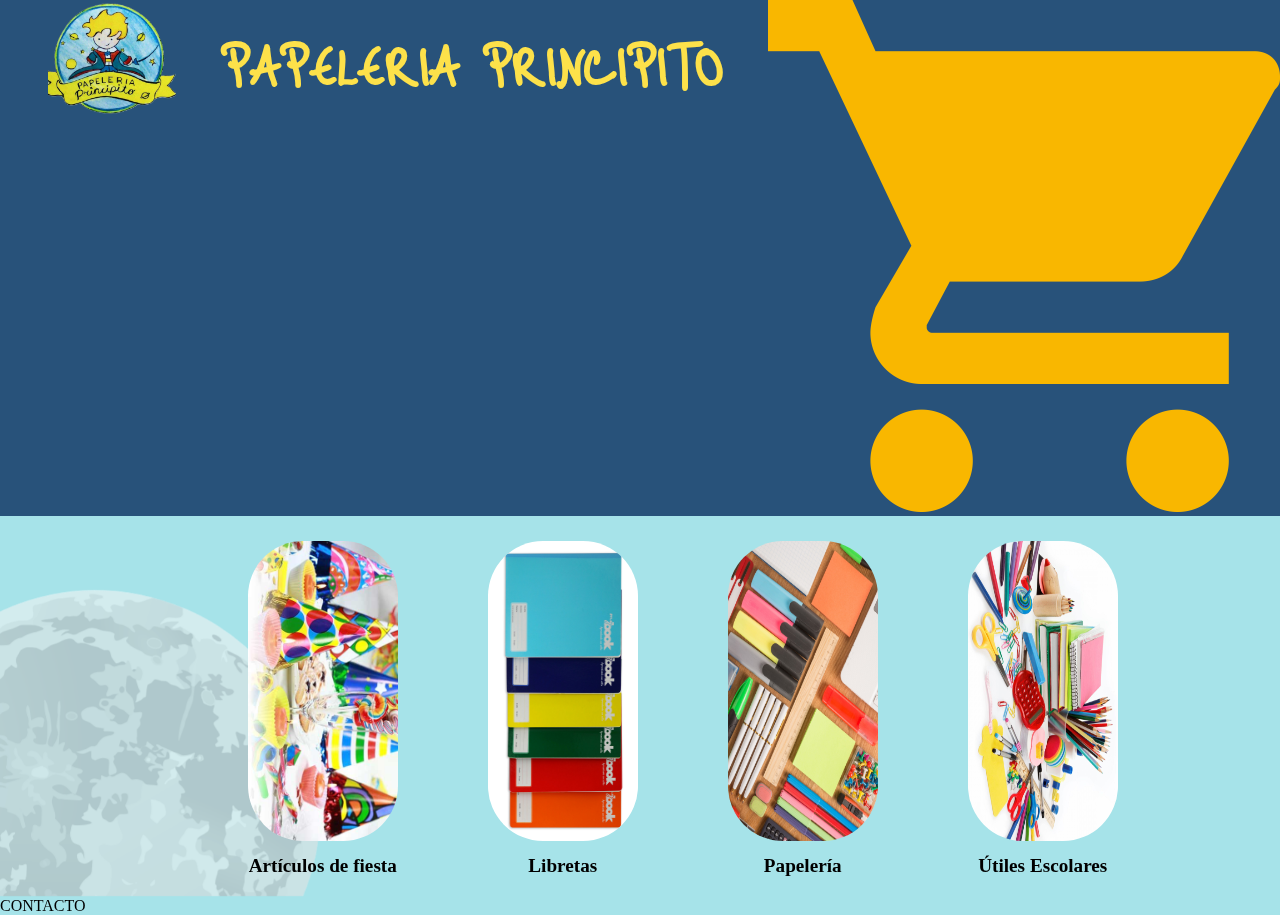
<file: Paginas/index.html>
<!DOCTYPE html>
<html lang="es">

<head>
    <meta charset="UTF-8">
    <meta name="viewport" content="width=device-width, initial-scale=1.0">
    <meta name="description" content="Sitio para venta papeleria principito">
    <meta name="keywords" content="utiles, libretas, papeleria, fiesta">
    <title>Inicio</title>
    <link rel="stylesheet" href="../CSS/index.css">
</head>

<body>
    <header>
        <div class="logo">
            <img src="../Imagenes/logo.png" alt="logo">
        </div>
        <div class="titulo">
            <h1>PAPELERIA PRINCIPITO</h1>
        </div>
        <div class="carrito">
            <img src="../Imagenes/carrito.png" alt="carrito">
        </div>
        <div class="saturno">
            <img src="../Imagenes/saturno.png" alt="saturno">
        </div>
    </header>
    <main>
        <div class="container">
            <div class="item">
                <img src="../Imagenes/fiesta.jpg" alt="Artículos de fiesta">
                <p>Artículos de fiesta</p>
            </div>
            <div class="item">
                <img src="../Imagenes/libretas.jpg" alt="Libretas">
                <p>Libretas</p>
            </div>
            <div class="item">
                <img src="../Imagenes/papeleria.jpg" alt="Papelería">
                <p>Papelería</p>
            </div>
            <div class="item">
                <img src="../Imagenes/utiles.jpg" alt="Útiles Escolares">
                <p>Útiles Escolares</p>
            </div>
        </div>
    </main>
    <footer>
        <div class="contacto">
            <a>CONTACTO</a>
        </div>
<!--
        <div class="contact">
            <button>Contáctanos</button>
        </div>
-->
        <div class="luna">
            <img src="../Imagenes/luna.png" alt="luna">
        </div>
    </footer>
</body>

</html>
</file>
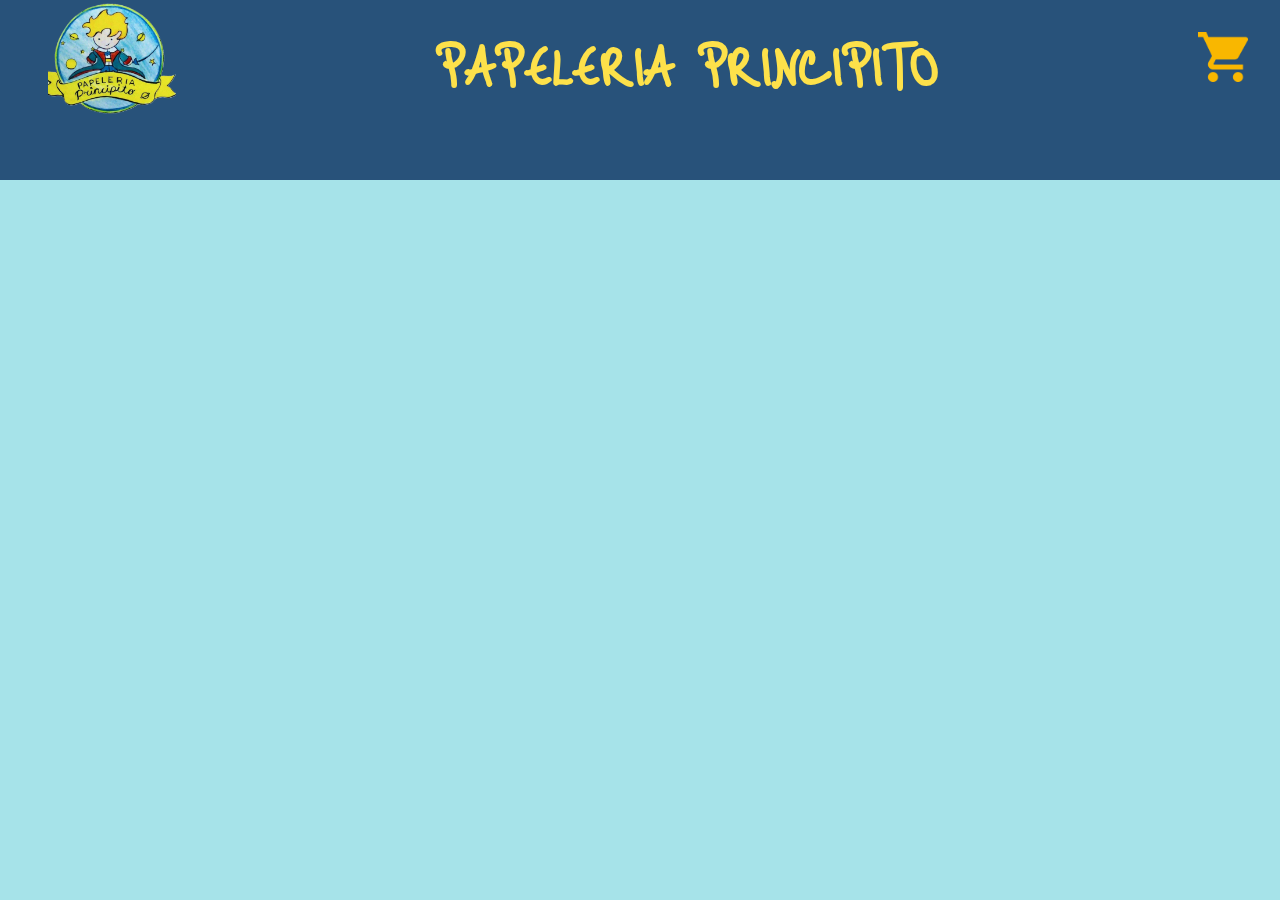
<file: Fiesta/fiesta.html>
<!DOCTYPE html>
<html lang="es">
<head>
    <meta charset="UTF-8">
    <meta name="viewport" content="width=device-width, initial-scale=1.0">
    <meta name="description" content="Sitio para venta papeleria principito">
    <meta name="keywords" content="utiles, libretas, papeleria, fiesta">
    <title>Principito</title>
    <link rel="stylesheet" href="estiloFiesta.css">
</head>
<body>
    <header>
        <div class="logo">
            <img src="imagenes/logo.png" alt="logo">
        </div>
        <div class="titulo">
            <h1>PAPELERIA PRINCIPITO</h1>
        </div> 
        <div class="carrito">
            <img src="imagenes/carrito.png" alt="carrito">
        </div>
    </header>
    <main>
    </main>
    <footer>
    </footer>
</body>
</html>
</file>
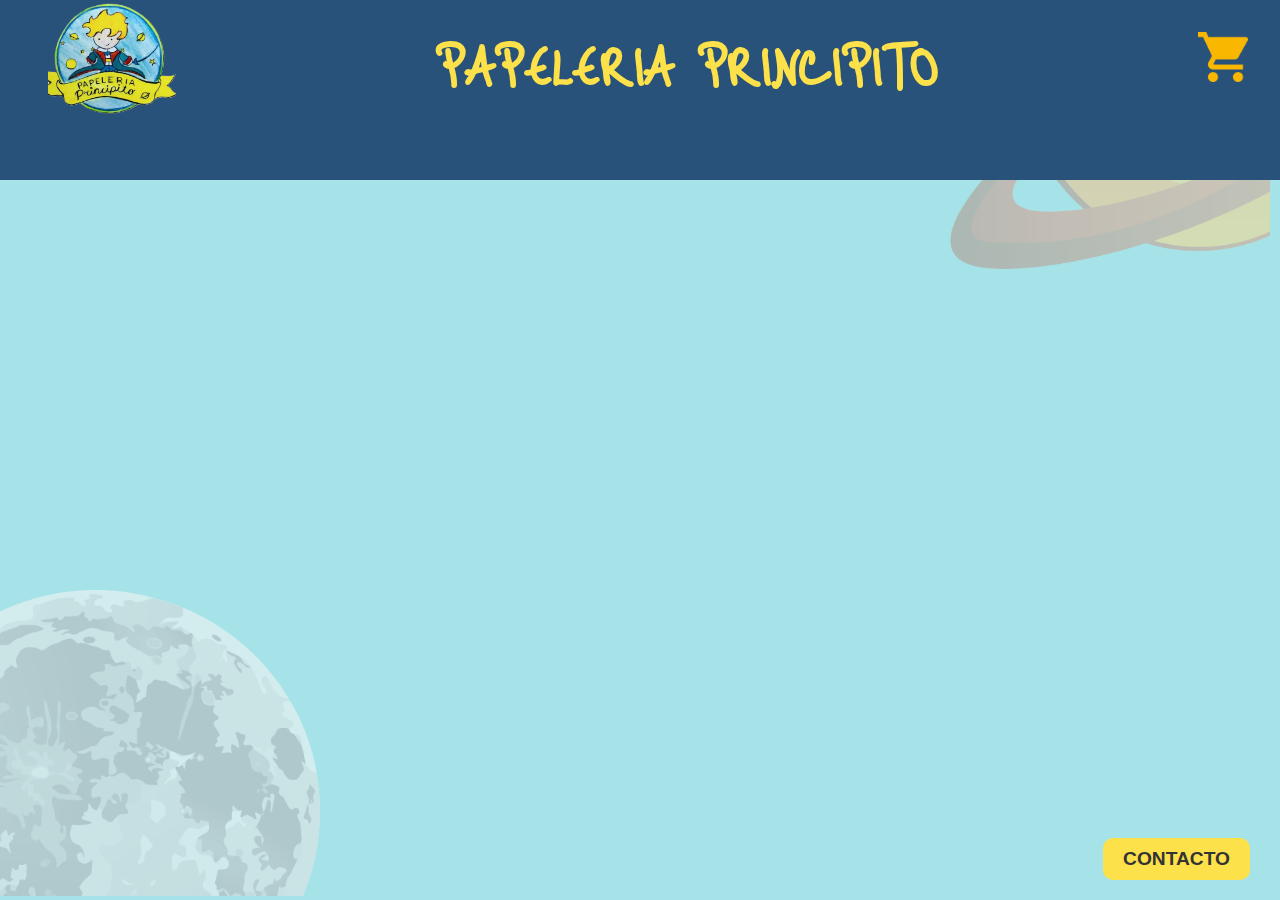
<file: PAGINA_BASE/base.html>
<!DOCTYPE html>
<html lang="es">
<head>
    <meta charset="UTF-8">
    <meta name="viewport" content="width=device-width, initial-scale=1.0">
    <meta name="description" content="Sitio para venta papeleria principito">
    <meta name="keywords" content="utiles, libretas, papeleria, fiesta">
    <title>Principito</title>
    <link rel="stylesheet" href="estiloBase.css">
</head>
<body>
    <header>
        <div class="logo">
            <img src="imagenes/logo.png" alt="logo">
        </div>
        <div class="titulo">
            <h1>PAPELERIA PRINCIPITO</h1>
        </div> 
        <div class="carrito">
            <img src="imagenes/carrito.png" alt="carrito">
        </div>
        <div class="saturno">
            <img src="imagenes/saturno.png" alt="saturno">
        </div>
    </header>
    <main>
    </main>
    <footer>
        <div class="contacto">
            <h3>CONTACTO</h3>
        </div>
        <div class="luna">
            <img src="imagenes/luna.png" alt="luna">
        </div>
    </footer>
</body>
</html>
</file>
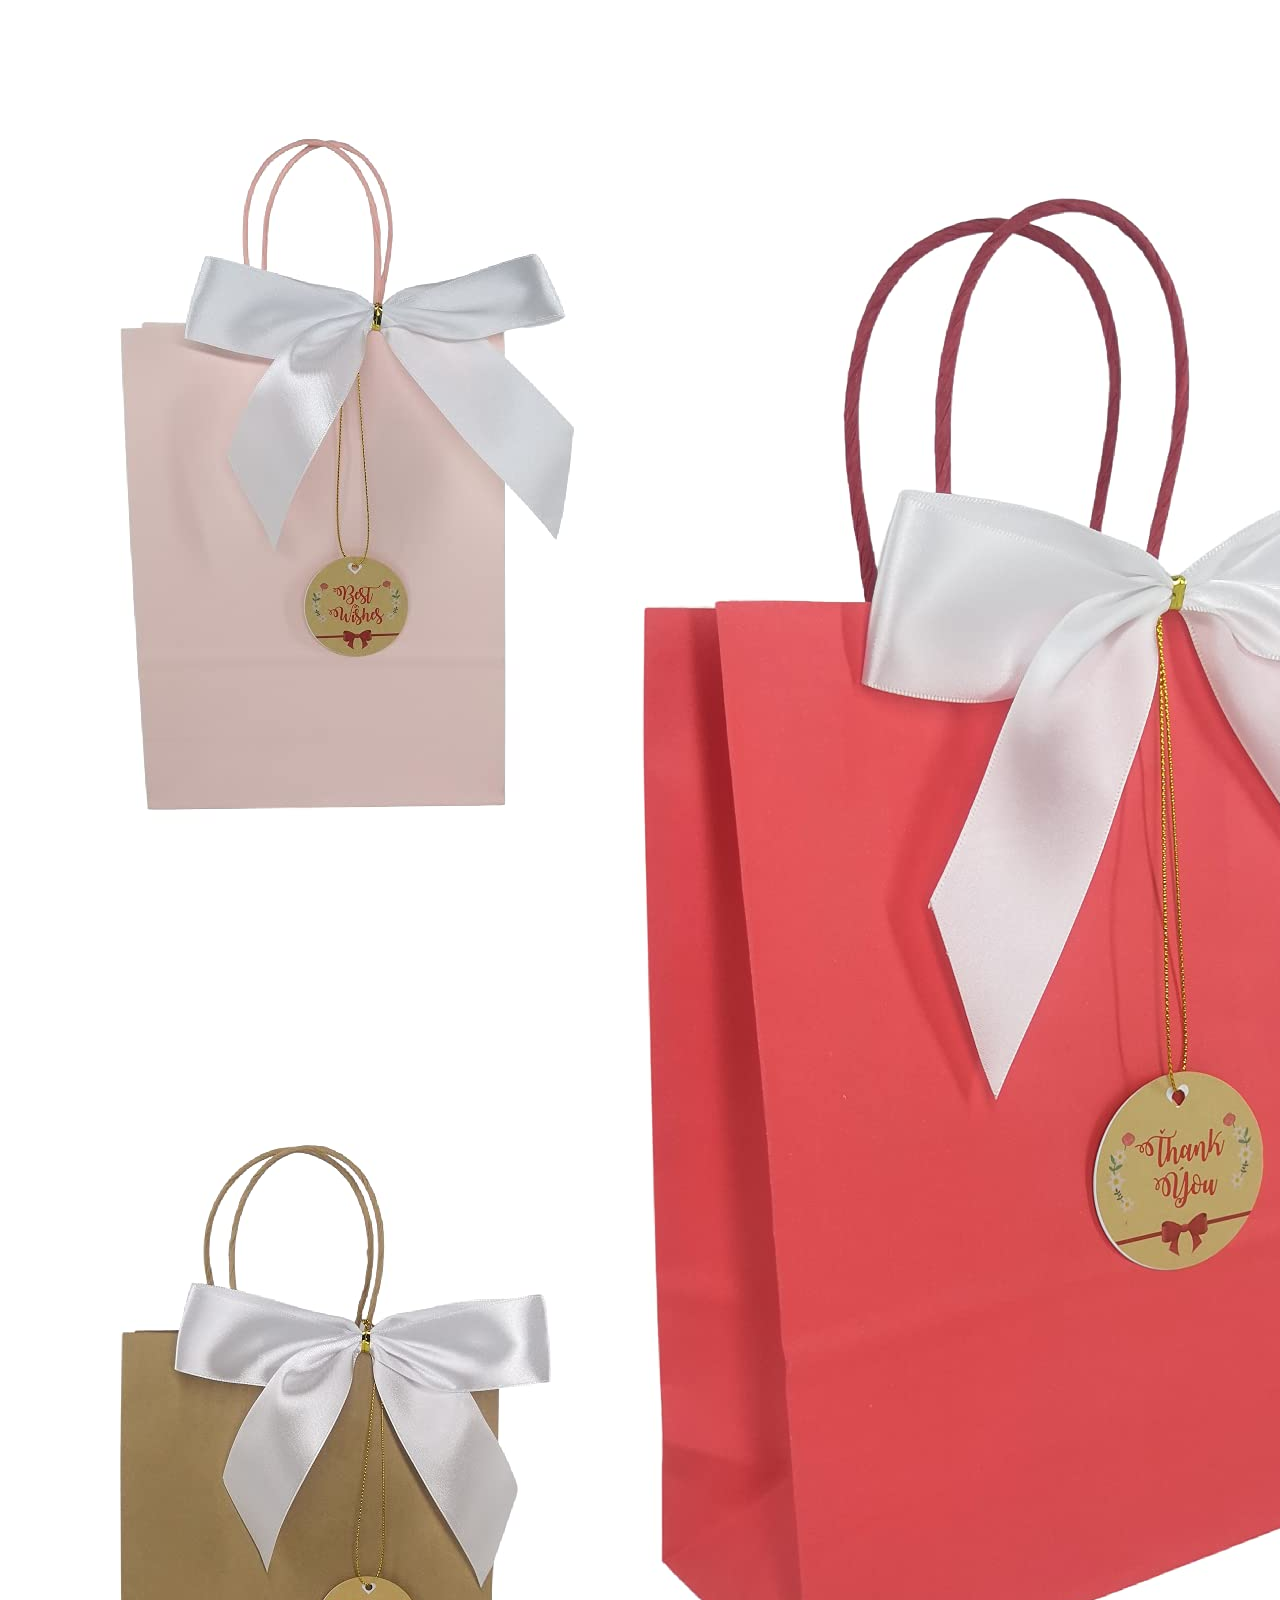
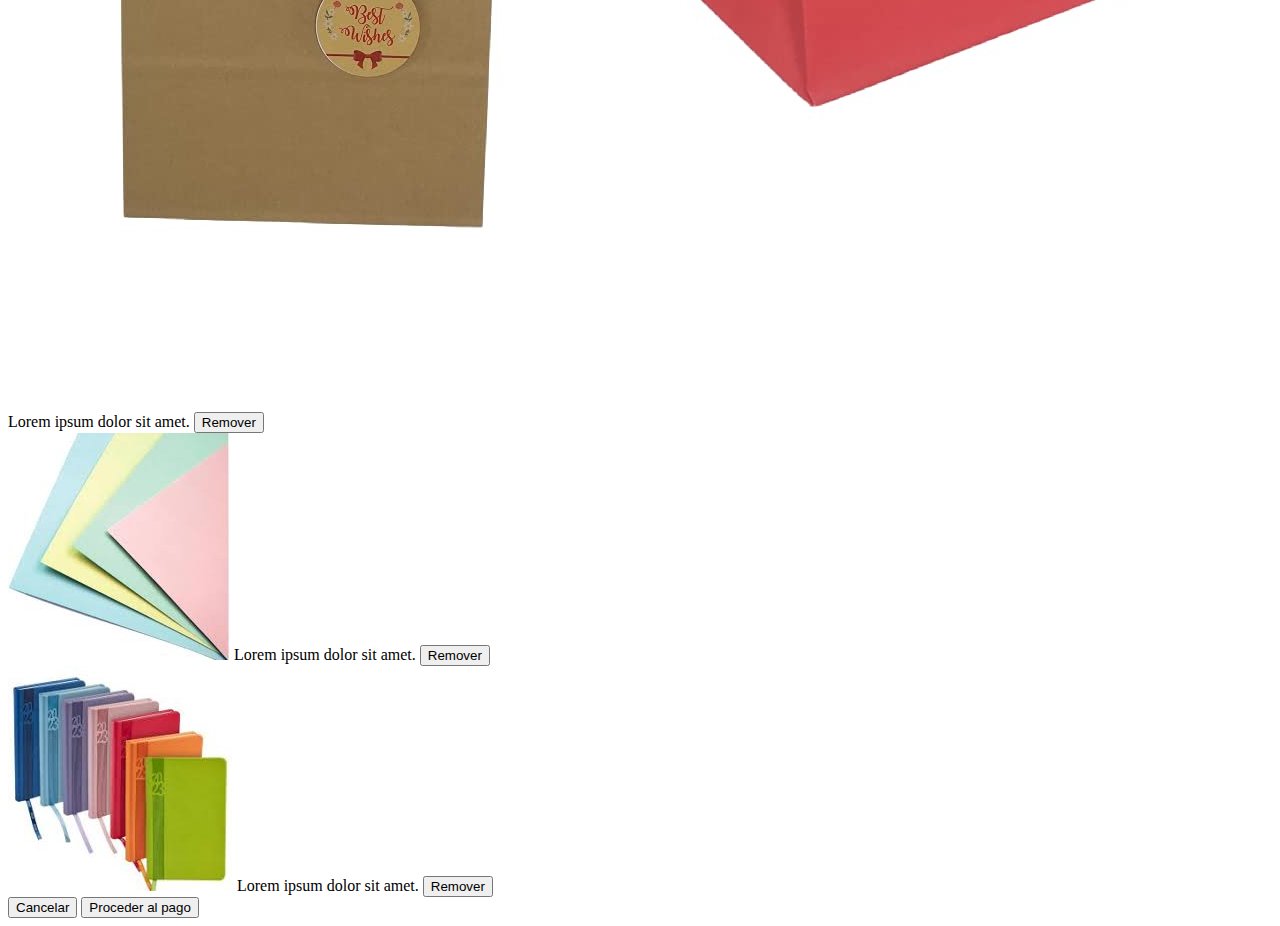
<file: Paginas/carrito.html>
<!DOCTYPE html>
<html lang="en">

<head>
    <meta charset="UTF-8">
    <meta name="viewport" content="width=device-width, initial-scale=1.0">
    <title>Carrito</title>
    <link rel="stylesheet" href="../CSS/carrito.css">
</head>

<body>
    <div class="container">
        <div class="item">
            <img src="../Imagenes/bolsa_mujer.jpg" alt="">
            <span>Lorem ipsum dolor sit amet.</span>
            <button class="remove">Remover</button>
        </div>
        <div class="item">
            <img src="../Imagenes/cartulina.jpeg" alt="">
            <span>Lorem ipsum dolor sit amet.</span>
            <button class="remove">Remover</button>
        </div>
        <div class="item">
            <img src="../Imagenes/agenda.jpeg" alt="">
            <span>Lorem ipsum dolor sit amet.</span>
            <button class="remove">Remover</button>
        </div>
        <div class="buttons">
            <button class="cancel">Cancelar</button>
            <button class="proceed">Proceder al pago</button>
        </div>
    </div>
</body>

</html>
</file>
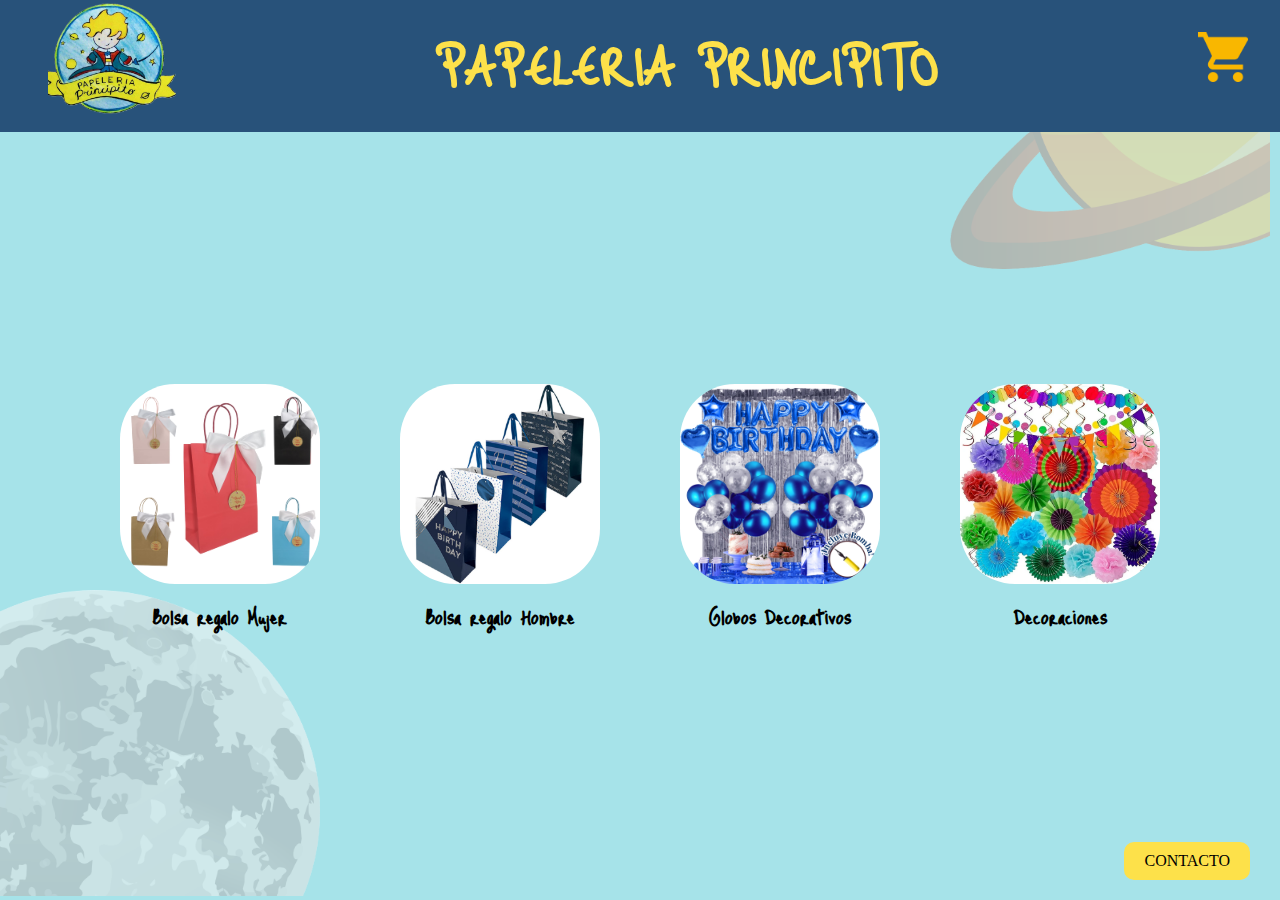
<file: Paginas/fiesta.html>
<!DOCTYPE html>
<html lang="es">
<head>
    <meta charset="UTF-8">
    <meta name="viewport" content="width=device-width, initial-scale=1.0">
    <meta name="description" content="Sitio para venta papeleria principito">
    <meta name="keywords" content="utiles, libretas, papeleria, fiesta">
    <title>Principito</title>
    <link rel="stylesheet" href="../CSS/estiloFiesta.css">
</head>
<body>
    <header class="componente">
        <div class="logo">
            <img src="../Imagenes/logo.png" alt="logo">
        </div>
        <div class="titulo">
            <h1>PAPELERIA PRINCIPITO</h1>
        </div> 
        <div class="carrito">
            <img src="../Imagenes/carrito.png" alt="carrito">
        </div>
    </header>
    <main class="componentemain">
            <div class="elemento">
                <img src="../Imagenes/bolsa_mujer.jpg" alt="bolsa mujer">
                <h3>Bolsa regalo Mujer</h3>
            </div>
            <div class="elemento">
                <img src="../Imagenes/bolsa_hombre.jpg" alt="Bolsa hombre">
                <h3>Bolsa regalo Hombre</h3>
            </div>
            <div class="elemento">
                <img src="../Imagenes/globos.jpg" alt="globos">
                <h3>Globos Decorativos</h3>
            </div>
            <div class="elemento">
                <img src="../Imagenes/decoraciones.jpg" alt="">
                <h3>Decoraciones</h3>
            </div>
    </main>


    <footer class="componentef">
        <div class="elementof">
            <a class="contacto">CONTACTO</a>
        </div>
    
    </footer>



    <div class="saturno">
        <img src="../Imagenes/saturno.png" alt="saturno">
    </div>
    <div class="luna">
            <img src="../Imagenes/luna.png" alt="luna">
    </div>
</body>
</html>
</file>
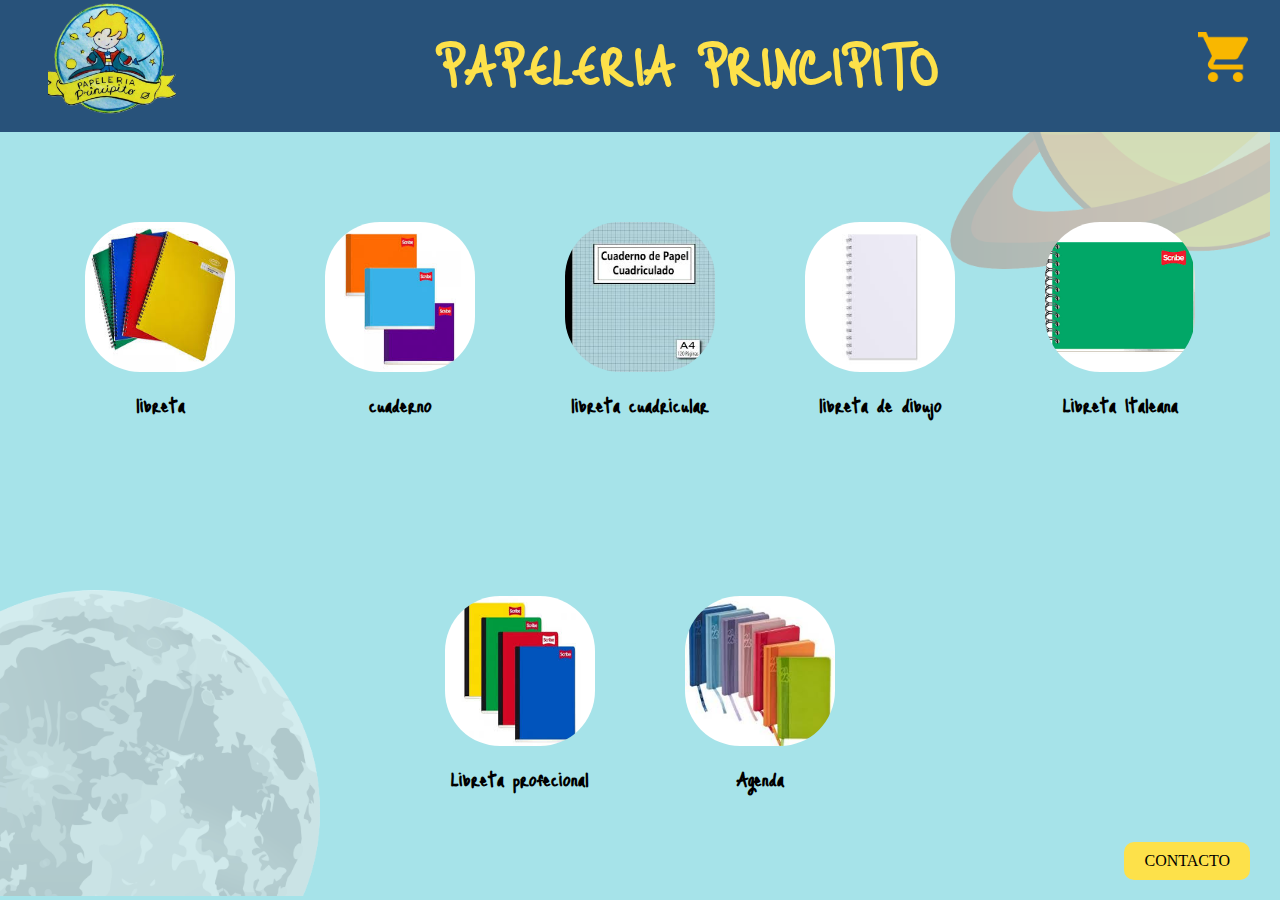
<file: Paginas/libretas.html>
<!DOCTYPE html>
<html lang="es">
<head>
    <meta charset="UTF-8">
    <meta name="viewport" content="width=device-width, initial-scale=1.0">
    <meta name="description" content="Sitio para venta papeleria principito">
    <meta name="keywords" content="utiles, libretas, papeleria, fiesta">
    <title>Principito</title>
    <link rel="stylesheet" href="../CSS/libretas.css">
</head>
<body>
    <header class="componente">
        <div class="logo">
            <img src="../Imagenes/logo.png" alt="logo">
        </div>
        <div class="titulo">
            <h1>PAPELERIA PRINCIPITO</h1>
        </div> 
        <div class="carrito">
            <img src="../Imagenes/carrito.png" alt="carrito">
        </div>
    </header>
    <main class="componentemain">
            <div class="elemento">
                <img src="../Imagenes/Libreta.jpeg" alt="">
                <h3>libreta</h3>
            </div>
            <div class="elemento">
                <img src="../Imagenes/cuaderno.jpeg" alt="">
                <h3>cuaderno</h3>
            </div>
            <div class="elemento">
                <img src="../Imagenes/cuadricular.jpeg" alt="">
                <h3>libreta cuadricular</h3>
            </div>
            <div class="elemento">
                <img src="../Imagenes/dibujo.jpeg" alt="">
                <h3>libreta de dibujo</h3>
            </div>
            <div class="elemento">
                <img src="../Imagenes/italeana.png" alt="">
                <h3>Libreta Italeana</h3>
            </div>
            <div class="elemento">
                <img src="../Imagenes/profecional.jpeg" alt="">
                <h3>Libreta profecional</h3>
            </div>
            <div class="elemento">
                <img src="../Imagenes/agenda.jpeg" alt="">
                <h3>Agenda</h3>
            </div>
    </main>


    <footer class="componentef">
        
        <div class="elementof">
            <a class="contacto">CONTACTO</a>
        </div>
    
    </footer>



    <div class="saturno">
        <img src="../Imagenes/saturno.png" alt="saturno">
    </div>
    <div class="luna">
            <img src="../Imagenes/luna.png" alt="luna">
    </div>
</body>
</html>
</file>
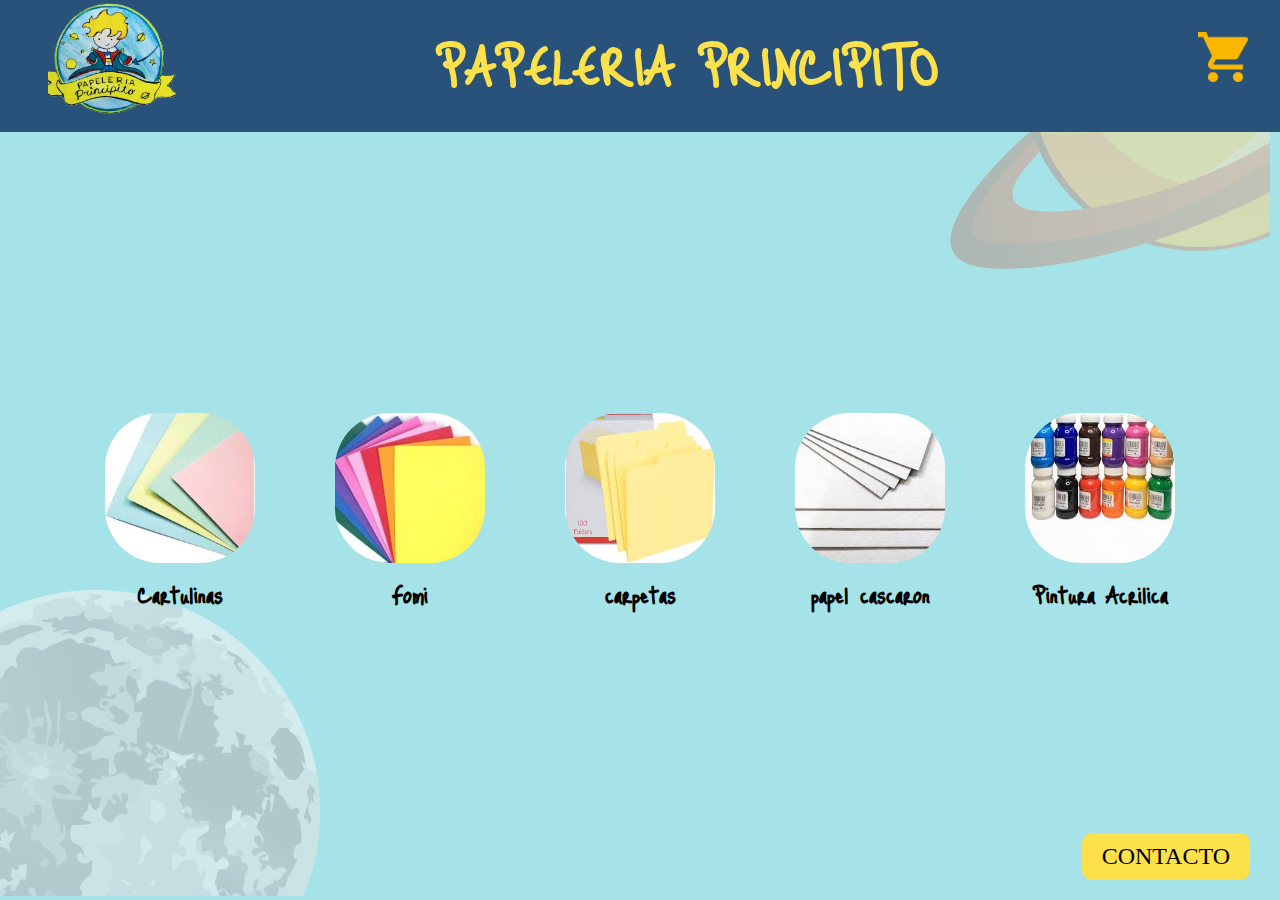
<file: Paginas/papeleria.html>
<!DOCTYPE html>
<html lang="es">
<head>
    <meta charset="UTF-8">
    <meta name="viewport" content="width=device-width, initial-scale=1.0">
    <meta name="description" content="Sitio para venta papeleria principito">
    <meta name="keywords" content="utiles, libretas, papeleria, fiesta">
    <title>Principito</title>
    <link rel="stylesheet" href="..//CSS/papeleria.css">
</head>
<body>
    <header class="componente">
        <div class="logo">
            <img src="../Imagenes/logo.png" alt="logo">
        </div>
        <div class="titulo">
            <h1>PAPELERIA PRINCIPITO</h1>
        </div> 
        <div class="carrito">
            <img src="../Imagenes/carrito.png" alt="carrito">
        </div>
    </header>
    <main class="componentemain">
            <div class="elemento">
                <img src="../Imagenes/cartulina.jpeg" alt="">
                <h3>Cartulinas</h3>
            </div>
            <div class="elemento">
                <img src="../Imagenes/fomi.jpeg" alt="">
                <h3>Fomi</h3>
            </div>
            <div class="elemento">
                <img src="../Imagenes/carpetas.jpeg" alt="">
                <h3>carpetas</h3>
            </div>
            <div class="elemento">
                <img src="../Imagenes/casca.jpeg" alt="">
                <h3>papel cascaron</h3>
            </div>
            <div class="elemento">
                <img src="../Imagenes/pin.jpeg" alt="">
                <h3>Pintura Acrilica</h3>
            </div>
    </main>


    <footer class="componentef">
        <div class="elementof">
            <a class="contacto">CONTACTO</a>
        </div>
    
    </footer>



    <div class="saturno">
        <img src="../Imagenes/saturno.png" alt="saturno">
    </div>
    <div class="luna">
            <img src="../Imagenes/luna.png" alt="luna">
    </div>
</body>
</html>
</file>
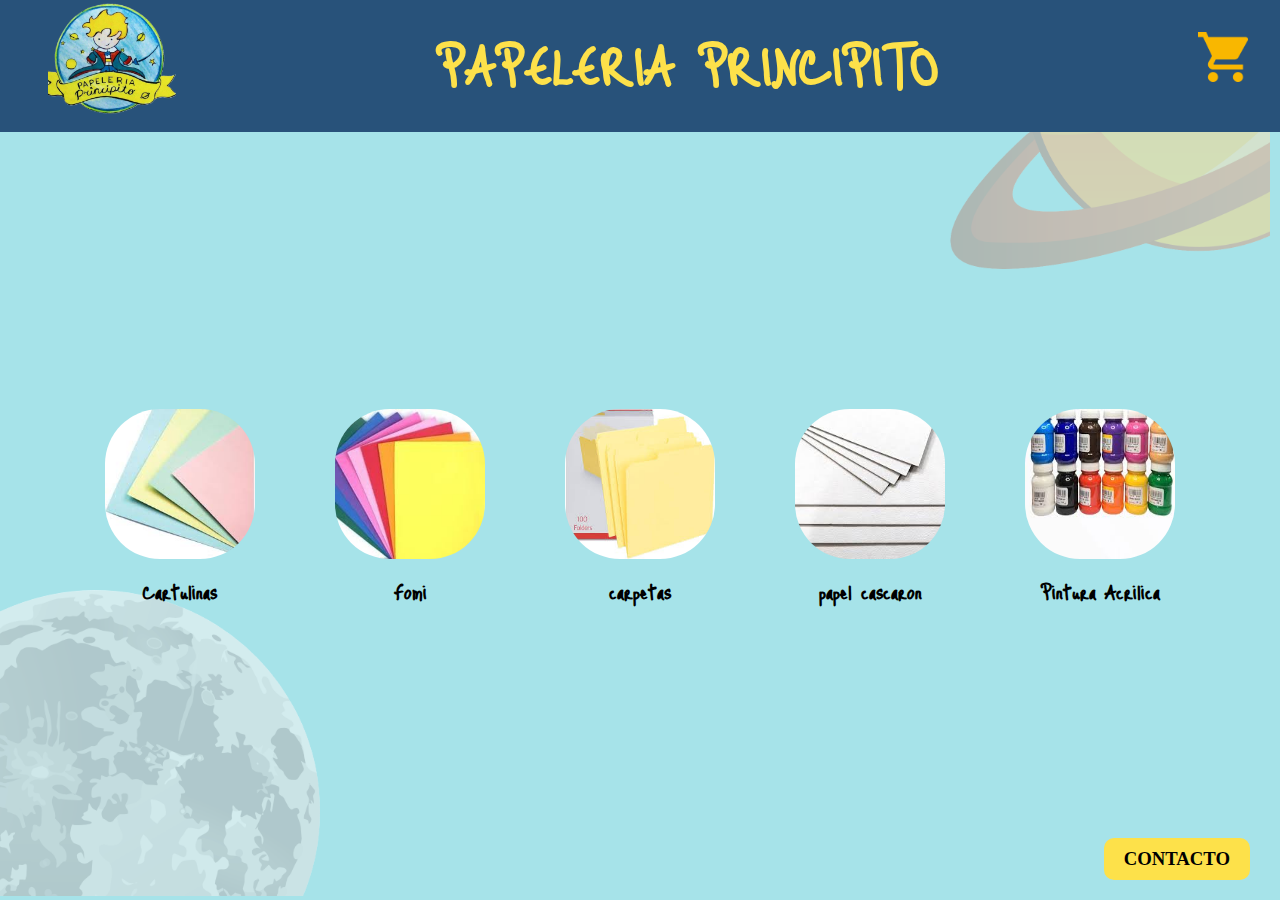
<file: Papeleria/papeleria.html>
<!DOCTYPE html>
<html lang="es">
<head>
    <meta charset="UTF-8">
    <meta name="viewport" content="width=device-width, initial-scale=1.0">
    <meta name="description" content="Sitio para venta papeleria principito">
    <meta name="keywords" content="utiles, libretas, papeleria, fiesta">
    <title>Principito</title>
    <link rel="stylesheet" href="estilo.css">
</head>
<body>
    <header class="componente">
        <div class="logo">
            <img src="imagenes/logo.png" alt="logo">
        </div>
        <div class="titulo">
            <h1>PAPELERIA PRINCIPITO</h1>
        </div> 
        <div class="carrito">
            <img src="imagenes/carrito.png" alt="carrito">
        </div>
    </header>
    <main class="componentemain">
            <div class="elemento">
                <img src="imagenesp/cartulina.jpeg" alt="">
                <h3>Cartulinas</h3>
            </div>
            <div class="elemento">
                <img src="imagenesp/fomi.jpeg" alt="">
                <h3>Fomi</h3>
            </div>
            <div class="elemento">
                <img src="imagenesp/carpetas.jpeg" alt="">
                <h3>carpetas</h3>
            </div>
            <div class="elemento">
                <img src="imagenesp/casca.jpeg" alt="">
                <h3>papel cascaron</h3>
            </div>
            <div class="elemento">
                <img src="imagenesp/pin.jpeg" alt="">
                <h3>Pintura Acrilica</h3>
            </div>
    </main>


    <footer class="componentef">
        <div class="elementof">
            <h3 class="contacto">CONTACTO</h3>
        </div>
    
    </footer>



    <div class="saturno">
        <img src="imagenes/saturno.png" alt="saturno">
    </div>
    <div class="luna">
            <img src="imagenes/luna.png" alt="luna">
    </div>
</body>
</html>
</file>
<file: CSS/index.css>
@font-face {
    font-family: Just;
    src: url("../fuentes/JustMeAgainDownHere-Regular.ttf");
}

* {
    padding: 0;
    margin: 0;
    box-sizing: border-box;
}

body {
    position: relative;
    margin: 0;
    padding: 0;
    background-color: #a6e3e9;
    display: grid;
    height: 100vh;
    grid-template: auto 1fr auto / auto 1fr auto;
}

/**************************encabezado****------------------------*/
header {
    background: #28527a;
    grid-column: 1/4;
    grid-row: 1/2;
    display: flex;
    justify-content: space-between;
    flex-direction: row;
}

img {
    cursor: pointer;
}

.logo img {
    width: 8rem;
    margin-left: 3rem;
}

header h1 {
    color: #fde14a;
    margin: 0;
    font-size: 2.5em;
    display: flex;
    margin-top: 1rem;
    font-family: just;
    font-size: 4rem;
}

.login {
    display: flex;
    margin-right: none;
    margin-top: 1.8rem;
    text-decoration: none;
}

.login a {
    color: #fde14a;
    text-decoration: none;
    font-family: Arial;
    font-size: 2.8rem;
    padding: 10px 20px;
    margin-right: 20px;
}

.login a:last-child {
    margin-right: 0;
}

.carrito-boton {
    width: 3.5rem;
    height: 3.5rem;
    margin-top: 2.5rem;
    margin-right: 2rem;
    position: relative;
    right: 2rem;
    cursor: pointer;
}


.saturno {
    width: 40%;
    position: fixed;
    top: 0%;
    right: 0;
    z-index: -1;
}

.saturno img {
    width: 100%;
    height: 100%;
    object-fit: cover;
}

/*-------------------cs de  index-------------------------------*/
main {
    grid-column: 2/4;
    display: flex;
    flex-direction: row;
    justify-content: center;
    align-items: center;
    flex-wrap: wrap;
}

/*------------cs para ver los producto tarjetas --------------------*/
/*fiesta - utiles- libreria- papeleria*/
.contenedor-t {
    display: flex;
    flex-wrap: wrap;
    gap: 10px;
    justify-content: center;
}

.producto-tarjeta {
    background:  #42929d;;
    border: 5px solid #42929d;
    padding: 10px;
    transition: box-shadow 0.5s;
    width: 250px;
    box-sizing: border-box;
    display: flex;
    flex-direction: column;
    align-items: center;
    text-align: center;
}

.producto-tarjeta:hover {
    box-shadow: 0 5px 10px gray;
}

.producto-tarjeta .nombre {
    font-family: "Patua One", serif;
    color: white;
}

.producto-tarjeta .precio {
    font-family: "Patua One", serif;
}

.producto-tarjeta .imagen {
    width: 100%;
    height: 150px;
    object-fit: cover;
}

.producto-tarjeta .nombre,
.producto-tarjeta .precio,
.producto-tarjeta .imagen {
    margin-bottom: 1rem;
}

/*----------------------------------------------------------*/
/*-----------botones------------*/
.boton {
    background: lightskyblue;
    font-family: "Montserrat Alternates", serif;
    font-size: 1.2rem;
    color: white;
    display: block;
    padding: 16px 0 16px 0;
    border: none;
    cursor: pointer;
    transition: background 0.3s;
    width: 100%;
}

.boton:hover {
    background: #3fc0d1;
}

a.boton {
    text-decoration: none;
    text-align: center;
}

/*---------fin de botones-------*/

/*----------index---------------*/
.container {
    display: flex;
    justify-content: space-around;
    padding: 20px;
}

.item {
    text-align: center;
}

.item img {
    border-radius: 15%;
    width: 150px;
    height: 300px;
    margin-top: 5px;
    margin-left: 45px;
    margin-right: 45px;
    border-radius: 55px;
}

.item img:hover {
    border: 5px solid gray;
}

.item p {
    margin-top: 10px;
    font-size: 1.2em;
    font-weight: bold;
}

/*---------Fin index----------------*/

/*-----piepagina---------------------------------*/
.componentef {
    grid-column: 3/4;
    background: green;
    margin: 10px;
    text-align: end;
}

.componentef .contacto {
    position: fixed;
    bottom: 20px;
    right: 30px;
    background-color: #fde14a;
    padding: 10px 20px;
    border-radius: 10px;
    cursor: pointer;
    text-align: center;
    font-size: 1.5rem;
    text-decoration: none;
}

.luna {
    width: 25%;
    position: fixed;
    bottom: 0;
    left: 0;
    z-index: -1;
}

.luna img {
    width: 100%;
    height: 100%;
    object-fit: cover;
}

/*------------------------------*/

/*--------------modal------------------*/

/* Modal mejorado */
#configModal {
    display: none; /* Oculto por defecto */
    position: fixed;
    top: 0;
    left: 0;
    width: 100%;
    height: 100%;
    background: rgba(0, 0, 0, 0.5); /* Fondo semitransparente */
    display: flex;
    justify-content: center;
    align-items: center;
    z-index: 1000;
}

#configModal div {
    background: white;
    padding: 20px;
    border-radius: 10px;
    width: 50%; /* Más ancho para que el contenido quepa mejor */
    max-width: 800px; /* Limitar el ancho máximo */
    text-align: center;
    box-shadow: 0 4px 8px rgba(0, 0, 0, 0.2);
    overflow-y: auto; /* Habilitar scroll si el contenido es muy largo */
    max-height: 80vh; /* Evitar que el modal ocupe más del 80% de la altura */
}

#configModal h3 {
    margin-bottom: 20px;
    font-size: 1.8rem;
    font-weight: bold;
}

#configModal form {
    display: flex;
    flex-wrap: wrap; /* Distribuir elementos en filas si hay más espacio */
    justify-content: space-between;
    gap: 20px; /* Espacio entre los elementos */
}

#configModal label {
    font-weight: bold;
    margin-bottom: 5px;
    display: block; /* Para que los campos queden alineados */
    text-align: left;
}

#configModal input,
#configModal select {
    width: 100%;
    padding: 10px;
    margin-bottom: 10px;
    border: 1px solid #ccc;
    border-radius: 5px;
}

#configModal button {
    padding: 10px 20px;
    background-color: #4CAF50;
    color: white;
    border: none;
    border-radius: 5px;
    cursor: pointer;
}

#configModal button:hover {
    background-color: #45a049;
}
/*--------------modal------------------*/

/* Estilo para el botón de configuración */
#configButton {
    position: fixed; /* Fija el botón en la pantalla */
    bottom: 20px; /* A 20px desde la parte superior */
    left: 20px; /* A 20px desde la derecha */
    padding: 12px 20px; /* Espaciado interno */
    background: linear-gradient(45deg, #4CAF50, #8BC34A); /* Fondo con gradiente */
    color: white;
    border: none;
    border-radius: 30px; 
    font-size: 16px;
    font-weight: bold;
    cursor: pointer;
    transition: all 0.3s ease; 
    z-index: 9999; 
}

#configButton:hover {
    background: linear-gradient(45deg, #8BC34A, #4CAF50);
    transform: scale(1.1); /* Aumenta ligeramente el tamaño */
}


#configButton:active {
    transform: scale(0.95);
}
</file>
<file: Fiesta/estiloFiesta.css>
@font-face {
    font-family: Just;
    src: url("fuente/JustMeAgainDownHere-Regular.ttf");
}

*{
    padding: 0;
    margin: 0;
    box-sizing: border-box;
}
body {
    position: relative;
    font-family: Arial, sans-serif;
    margin: 0;
    padding: 0;
    background-color: #A6E3E9;
    display: grid;
    height: 100vh;
    grid-template-columns: 20% auto 20%;
    grid-template-rows: 20% auto 20%;
    grid-template-areas: "h h h"
                         "m m m"
                         "f f f";

}

header{
    background: #28527A;
    grid-area: h;
    display: flex;
    justify-content: space-between;
    flex-direction: row;
}

.logo img{
    width: 8rem;
    margin-left: 3rem;
    
}

header h1 {
    color: #FDE14A;
    margin: 0;
    font-size: 2.5em;
    display: flex;
    margin-top: 1rem;
    font-family: just;
    font-size: 4rem;
}

.carrito img{
    width: 50px;
    margin-top: 2rem;
    margin-right: 2rem;
}

img{
    cursor: pointer;
}
main{
    grid-area: m;
}

footer{
    grid-area: f;
    position: absolute;
}
</file>
<file: PAGINA_BASE/estiloBase.css>
@font-face {
    font-family: Just;
    src: url("fuente/JustMeAgainDownHere-Regular.ttf");
}

*{
    padding: 0;
    margin: 0;
    box-sizing: border-box;
}
body {
    position: relative;
    font-family: Arial, sans-serif;
    margin: 0;
    padding: 0;
    background-color: #A6E3E9;
    display: grid;
    height: 100vh;
    grid-template-columns: 20% auto 20%;
    grid-template-rows: 20% auto 20%;
    grid-template-areas: "h h h"
                         "m m m"
                         "f f f";

}

header{
    background: #28527A;
    grid-area: h;
    display: flex;
    justify-content: space-between;
    flex-direction: row;
}

img{
    cursor: pointer;
}

.logo img{
    width: 8rem;
    margin-left: 3rem;
    
}

header h1 {
    color: #FDE14A;
    margin: 0;
    font-size: 2.5em;
    display: flex;
    margin-top: 1rem;
    font-family: just;
    font-size: 4rem;
}

.carrito img{
    width: 50px;
    margin-top: 2rem;
    margin-right: 2rem;
}

.saturno {
    position: absolute;
    top: 10px;
    right: 10px;
    width: 25%;
    z-index: -1;
}
  
  .saturno img {
    width: 100%;
    height: 100%;
    object-fit: cover;
}


main{
    grid-area: m;
}

footer{
    grid-area: f;
    position: relative;
}

.contacto{
    position: absolute;
    bottom: 20px;
    right: 30px;
    background-color: #FDE14A;
    padding: 10px 20px;
    border-radius: 10px;
    cursor: pointer;
    text-align: center;
}

.contacto h3 {
    margin: 0;
    font-size: 1.2em;
    color: #333;
}

.luna {
    position: absolute;
    bottom: 0;
    left: 0;
    z-index: -1;
    width: 25%;
}
  
  .luna img {
    width: 100%;
    height: 100%;
    object-fit: cover;
}
</file>
<file: CSS/carrito.css>
@font-face {
    font-family: "jura";
    src: url("../fuentes/JustMeAgainDownHere-Regular.ttf");
}

.menu-principal .volver{
    background: #a1d6fa;
    border-radius: 30px;
    padding: 10px;
    margin-top: 10px;
    font-size: 1.2rem;
    font-family: Arial, Helvetica, sans-serif;    font-weight: bolder;
    transition: background 0.5s;
    cursor: pointer;
}

.carrito-fondo {
    position: fixed;
    top: 0;
    left: 0;
    bottom: 0;
    right: 0;
    z-index: 12;
    background-color: #ffffff;
    font-family: Arial, sans-serif;
    display: flex;
    justify-content: center;
    align-items: center;
    height: 100vh;
    margin: 0;
    visibility: hidden;
}

.carrito-ventana {
    width: 600px;
    background-color: #2c4564;
    border-radius: 10px;
    padding: 30px;
    box-shadow: 0 4px 8px rgba(0, 0, 0, 0.1);
    font-size: 1.2rem;

}

.carrito-ventana .carrito-titulo {
    color: white;
    font-size: 3rem;
    text-align: center;
    margin-bottom: 20px;
    font-family: Arial, Helvetica, sans-serif;
}

.carrito-ventana .carrito-contenido,
.carrito-ventana .total {
    color: white;
    font-family:  Arial, Helvetica, sans-serif;
    display: grid;
    grid-template-columns: 3fr 1fr 1fr;
    border-bottom: 1px solid white;
    margin-bottom: 10px;
    text-transform: uppercase;
}

.carrito-ventana .total {
    border-bottom: none;
    border-top: 1px solid white;
}

p .precio {
    text-align: right;
    padding-left: 100%;
}

.renglon .precio {
    text-align: right;

}

.total .precio-total {
    text-align: center;
    padding-left: 100%;
}

.renglon .cantidad {
    text-align: center;
    padding-left: 35%;
}

.producto .renglon {
    color: white;
    display: grid;
    grid-template-columns: 3fr 1fr 1fr;
    margin-bottom: 10px;
}

.renglon .precio .total .precio-total {
    text-align: right;
}

.carrito-contenido .precio {
    text-align: center;
}

.boton-pagar {
    padding: 10px 10px 10px 10px;
    font-family: Arial, Helvetica, sans-serif;    font-size: 2rem;
    transition: background 0.5s;
    border-radius: 20px;
    cursor:pointer
}

.boton-quitar {
    padding: 10px 10px 10px 10px;
    border-radius: 20px;
}

.carrito-ventana .renglon .boton-quitar {
    color: black;
    background: #ffffff;
    border: none;
    cursor: pointer;
    transition: background 0.5s;
    margin-left: 5px;
}

.carrito-ventana .renglon .boton-quitar:hover {
    background: red;
    color: black;
}

.carrito-ventana .boton-pagar {
    width: 100%;
    background: #FDE14A;
}

.carrito-ventana .boton-pagar:hover {
    background: #ffffff;
    color: black;
}
</file>
<file: CSS/estiloFiesta.css>
@font-face {
    font-family: Just;
    src: url("../fuentes/JustMeAgainDownHere-Regular.ttf");
}

*{
    padding: 0;
    margin: 0;
    box-sizing: border-box;
}
body {
    position: relative;
    margin: 0;
    padding: 0;
    background-color: #A6E3E9;
    display: grid;
    height: 100vh;
    grid-template: auto 1fr auto / auto 1fr auto;
    

}

header{
    background: #28527A;
    grid-column: 1/4;
    grid-row: 1/2;
    display: flex;
    justify-content: space-between;
    flex-direction: row;
}

img{
    cursor: pointer;
}

.logo img{
    width: 8rem;
    margin-left: 3rem;
    
}

header h1 {
    color: #FDE14A;
    margin: 0;
    font-size: 2.5em;
    display: flex;
    margin-top: 1rem;
    font-family: just;
    font-size: 4rem;
}

.carrito img{
    width: 50px;
    margin-top: 2rem;
    margin-right: 2rem;
}

.saturno {
    position: absolute;
    top: 10px;
    right: 10px;
    width: 25%;
    z-index: -1;
}
  
.saturno img {
    width: 100%;
    height: 100%;
    object-fit: cover;
}


main{
    grid-column: 2/4;
    display: flex; 
    flex-direction: row; 
    justify-content: center;
    align-items: center;
    flex-wrap: wrap;
}
main h3{
    margin-top: 10px;
    text-align: center;
    font-family: just;
    font-size: 1.5rem;
}

main img{
   
    width: 200px; 
    height: 200px; 
    margin-top: 5px;
    margin-left: 40px;
    margin-right: 40px;
    border-radius: 55px;
}
main img:hover{
    border: 5px solid gray;
   
}

.componentef {
    grid-column: 3/4;
    background: green;
    margin: 10px;;
    text-align: end;
}

.elementof a{
    position: absolute;
    bottom: 20px;
    right: 30px;
    background-color: #FDE14A;
    padding: 10px 20px;
    border-radius: 10px;
    cursor: pointer;
    text-align: center;
}


.luna {
    position: absolute;
    bottom: 0;
    left: 0;
    z-index: -1;
    width: 25%;
}
  
.luna img {
    width: 100%;
    height: 100%;
    object-fit: cover;
}
</file>
<file: CSS/libretas.css>
@font-face {
    font-family: Just;
    src: url("../fuentes/JustMeAgainDownHere-Regular.ttf");
}

*{
    padding: 0;
    margin: 0;
    box-sizing: border-box;
}
body {
    position: relative;
    margin: 0;
    padding: 0;
    background-color: #A6E3E9;
    display: grid;
    height: 100vh;
    grid-template: auto 1fr auto / auto 1fr auto;
    

}

header{
    background: #28527A;
    grid-column: 1/4;
    grid-row: 1/2;
    display: flex;
    justify-content: space-between;
    flex-direction: row;
}

img{
    cursor: pointer;
}

.logo img{
    width: 8rem;
    margin-left: 3rem;
    
}

header h1 {
    color: #FDE14A;
    margin: 0;
    font-size: 2.5em;
    display: flex;
    margin-top: 1rem;
    font-family: just;
    font-size: 4rem;
}

.carrito img{
    width: 50px;
    margin-top: 2rem;
    margin-right: 2rem;
}

.saturno {
    position: absolute;
    top: 10px;
    right: 10px;
    width: 25%;
    z-index: -1;
}
  
.saturno img {
    width: 100%;
    height: 100%;
    object-fit: cover;
}


main{
    grid-column: 2/4;
    display: flex; 
    flex-direction: row; 
    justify-content: center;
    align-items: center;
    flex-wrap: wrap;
}
main h3{
    margin-top: 10px;
    text-align: center;
    font-family: just;
    font-size: 1.5rem;
}

main img{
   
    width: 150px; 
    height: 150px; 
    margin-top: 5px;
    margin-left: 45px;
    margin-right: 45px;
    border-radius: 55px;
}
main img:hover{
    border: 5px solid gray;
   
}

.componentef{
    grid-column: 3/4;
    background: green;
    margin: 10px;;
    text-align: end;
}

.elementof a{
    position: absolute;
    bottom: 20px;
    right: 30px;
    background-color: #FDE14A;
    padding: 10px 20px;
    border-radius: 10px;
    cursor: pointer;
    text-align: center;
}


.luna {
    position: absolute;
    bottom: 0;
    left: 0;
    z-index: -1;
    width: 25%;
}
  
.luna img {
    width: 100%;
    height: 100%;
    object-fit: cover;
}
</file>
<file: CSS/papeleria.css>
@font-face {
    font-family: Just;
    src: url("../fuentes/JustMeAgainDownHere-Regular.ttf");
}

*{
    padding: 0;
    margin: 0;
    box-sizing: border-box;
}
body {
    position: relative;
    margin: 0;
    padding: 0;
    background-color: #A6E3E9;
    display: grid;
    height: 100vh;
    grid-template: auto 1fr auto / auto 1fr auto;
    

}

header{
    background: #28527A;
    grid-column: 1/4;
    grid-row: 1/2;
    display: flex;
    justify-content: space-between;
    flex-direction: row;
}

img{
    cursor: pointer;
}

.logo img{
    width: 8rem;
    margin-left: 3rem;
    
}

header h1 {
    color: #FDE14A;
    margin: 0;
    font-size: 2.5em;
    display: flex;
    margin-top: 1rem;
    font-family: just;
    font-size: 4rem;
}

.carrito img{
    width: 50px;
    margin-top: 2rem;
    margin-right: 2rem;
}

.saturno {
    position: absolute;
    top: 10px;
    right: 10px;
    width: 25%;
    z-index: -1;
}
  
.saturno img {
    width: 100%;
    height: 100%;
    object-fit: cover;
}


main{
    grid-column: 2/4;
    display: flex; 
    flex-direction: row; 
    justify-content: center;
    align-items: center;
    flex-wrap: wrap;
}
main{
    margin-top: 10px;
    text-align: center;
    font-family: just;
    font-size: 1.5rem;
}

main img{
   
    width: 150px; 
    height: 150px; 
    margin-top: 5px;
    margin-left: 40px;
    margin-right: 40px;
    border-radius: 55px;
}
main img:hover{
    border: 5px solid gray;
   
}

.componentef{
    grid-column: 3/4;
    background: green;
    margin: 10px;;
    text-align: end;
}

.elementof .contacto{
    position: absolute;
    bottom: 20px;
    right: 30px;
    background-color: #FDE14A;
    padding: 10px 20px;
    border-radius: 10px;
    cursor: pointer;
    text-align: center;
    font-size: 1.5rem;
}

.luna {
    position: absolute;
    bottom: 0;
    left: 0;
    z-index: -1;
    width: 25%;
}
  
.luna img {
    width: 100%;
    height: 100%;
    object-fit: cover;
}
</file>
<file: Papeleria/estilo.css>
@font-face {
    font-family: Just;
    src: url("fuente/JustMeAgainDownHere-Regular.ttf");
}

*{
    padding: 0;
    margin: 0;
    box-sizing: border-box;
}
body {
    position: relative;
    margin: 0;
    padding: 0;
    background-color: #A6E3E9;
    display: grid;
    height: 100vh;
    grid-template: auto 1fr auto / auto 1fr auto;
    

}

header{
    background: #28527A;
    grid-column: 1/4;
    grid-row: 1/2;
    display: flex;
    justify-content: space-between;
    flex-direction: row;
}

img{
    cursor: pointer;
}

.logo img{
    width: 8rem;
    margin-left: 3rem;
    
}

header h1 {
    color: #FDE14A;
    margin: 0;
    font-size: 2.5em;
    display: flex;
    margin-top: 1rem;
    font-family: just;
    font-size: 4rem;
}

.carrito img{
    width: 50px;
    margin-top: 2rem;
    margin-right: 2rem;
}

.saturno {
    position: absolute;
    top: 10px;
    right: 10px;
    width: 25%;
    z-index: -1;
}
  
.saturno img {
    width: 100%;
    height: 100%;
    object-fit: cover;
}


main{
    grid-column: 2/4;
    display: flex; 
    flex-direction: row; 
    justify-content: center;
    align-items: center;
    flex-wrap: wrap;
}
main h3{
    margin-top: 10px;
    text-align: center;
    font-family: just;
    font-size: 1.5rem;
}

main img{
   
    width: 150px; 
    height: 150px; 
    margin-top: 5px;
    margin-left: 40px;
    margin-right: 40px;
    border-radius: 55px;
}
main img:hover{
    border: 5px solid gray;
   
}

.componentef{
    grid-column: 3/4;
    background: green;
    margin: 10px;;
    text-align: end;
}

.elementof{
    position: absolute;
    bottom: 20px;
    right: 30px;
    background-color: #FDE14A;
    padding: 10px 20px;
    border-radius: 10px;
    cursor: pointer;
    text-align: center;
}

.luna {
    position: absolute;
    bottom: 0;
    left: 0;
    z-index: -1;
    width: 25%;
}
  
.luna img {
    width: 100%;
    height: 100%;
    object-fit: cover;
}
</file>
